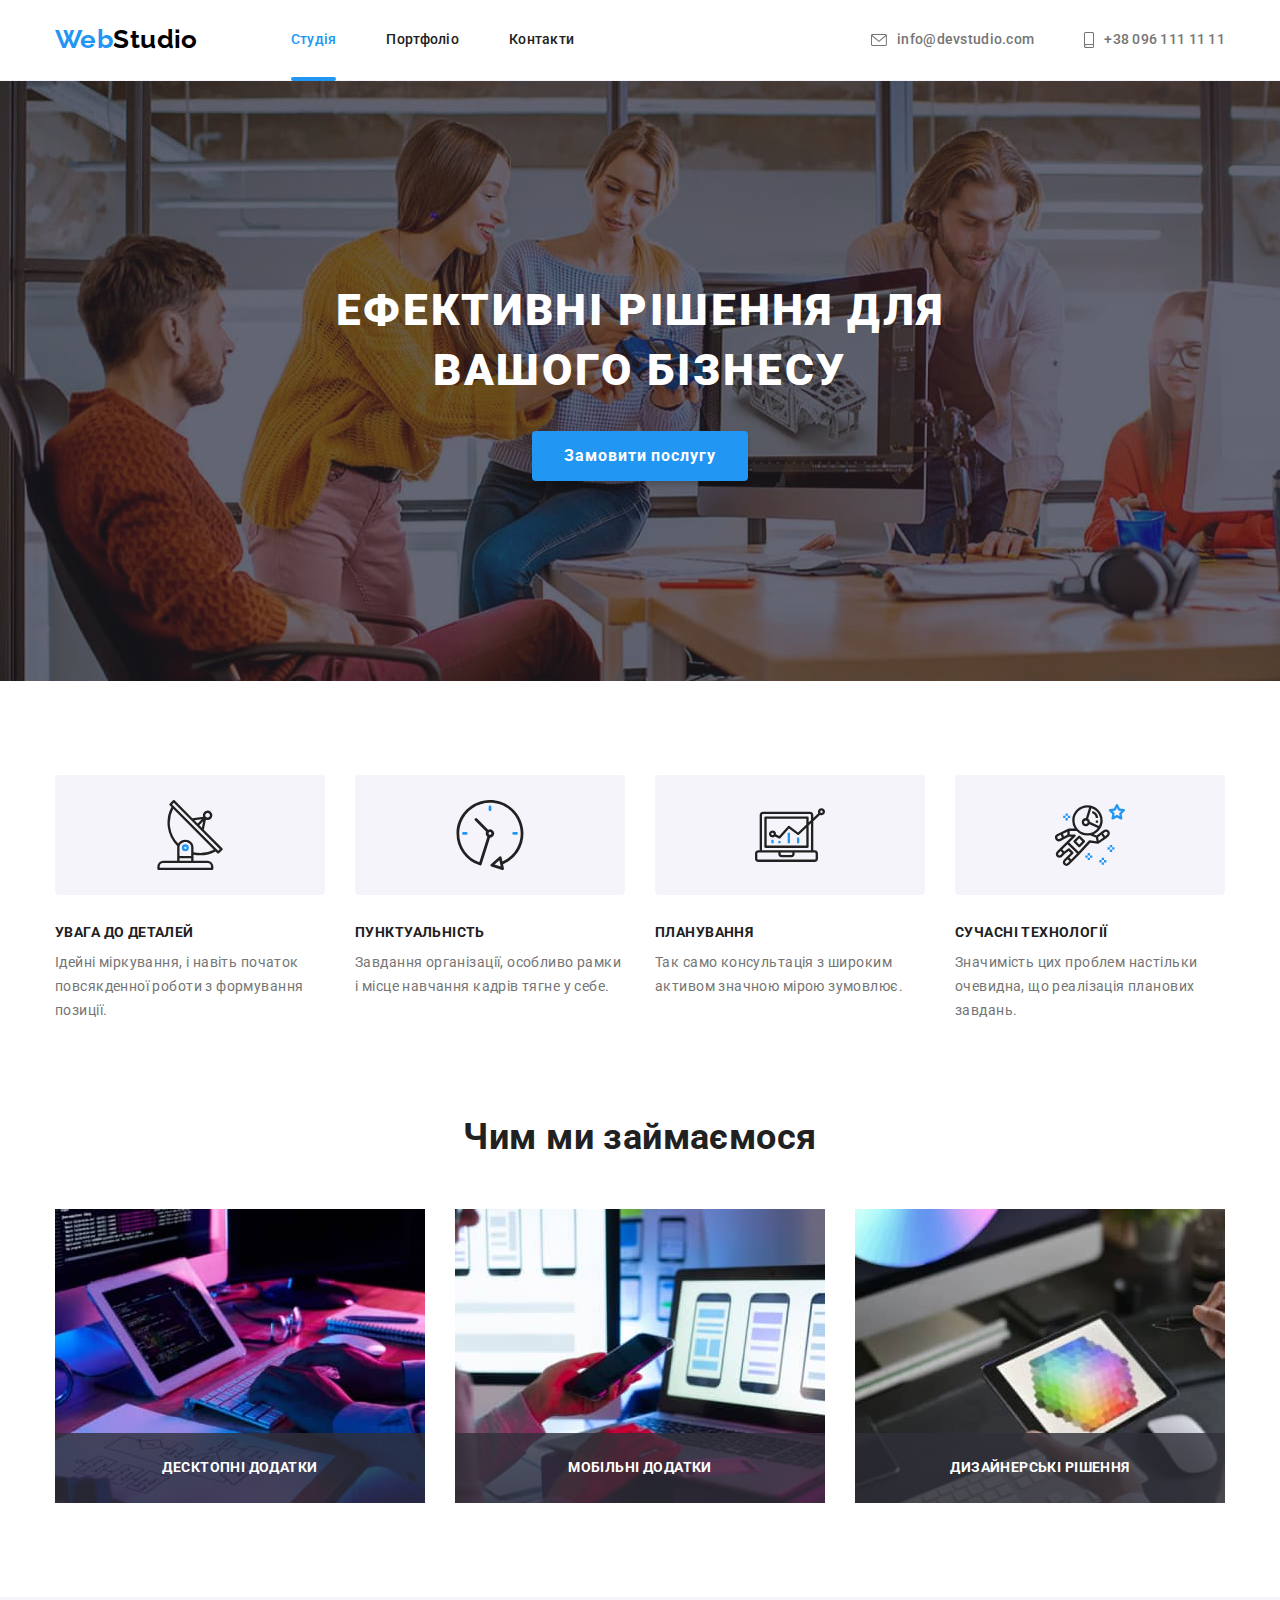
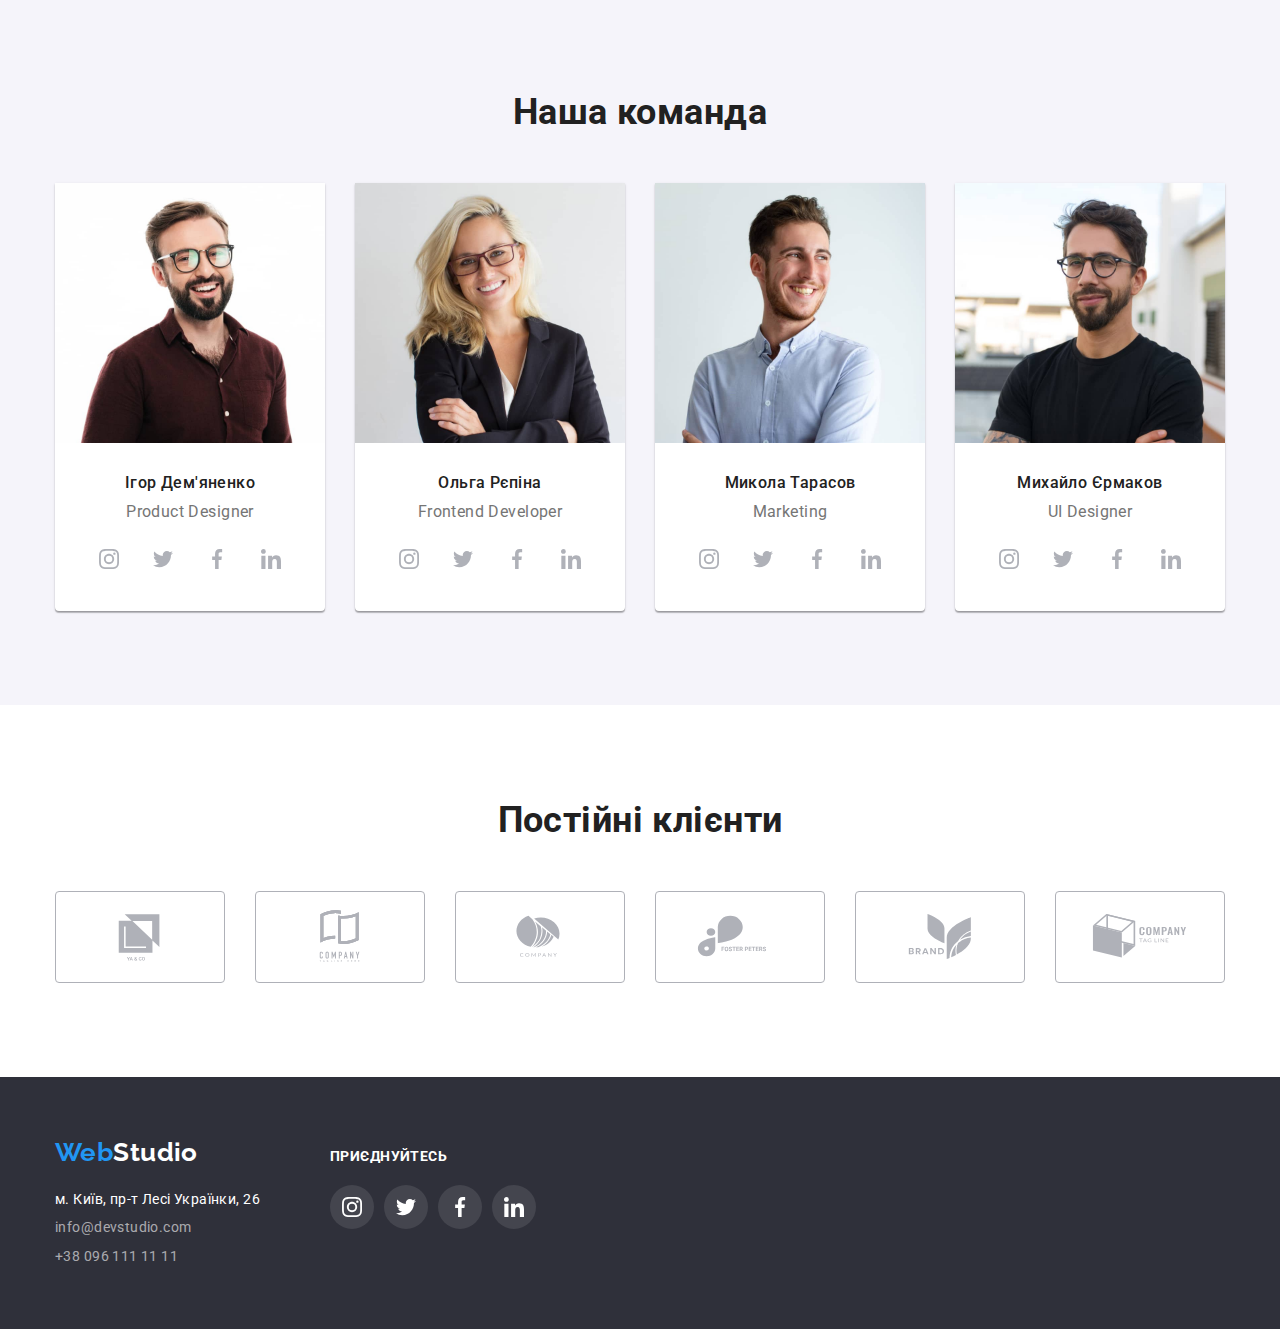
<file: index.html>
<!DOCTYPE html>
<html lang="uk">
  <head>
    <meta charset="UTF-8" />
    <meta http-equiv="X-UA-Compatible" content="IE=edge" />
    <meta name="viewport" content="width=device-width, initial-scale=1.0" />
    <title>Студія</title>
    <link rel="preconnect" href="https://fonts.googleapis.com" />
    <link rel="preconnect" href="https://fonts.gstatic.com" crossorigin />
    <link
      href="https://fonts.googleapis.com/css2?family=Raleway:wght@700&family=Roboto:wght@400;500;700;900&display=swap"
      rel="stylesheet"
    />
    <link
      rel="stylesheet"
      href="https://cdn.jsdelivr.net/npm/modern-normalize@1.1.0/modern-normalize.min.css"
    />
    <link rel="stylesheet" href="./css/styles.css" />
  </head>
  <body>
    <header class="header">
      <div class="container header-container">
        <nav class="navigation">
          <a class="link header-logo" href="./index.html" lang="en"
            ><span class="header-logo-part">Web</span>Studio</a
          >
          <ul class="menu">
            <li class="menu-item">
              <a class="link menu-link current" href="./index.html">Студія</a>
            </li>
            <li class="menu-item">
              <a class="link menu-link" href="./portfolio.html">Портфоліо</a>
            </li>
            <li class="menu-item">
              <a class="link menu-link" href="#">Контакти</a>
            </li>
          </ul>
        </nav>
        <ul class="header-contact-list">
          <li>
            <a
              class="link header-contact-link"
              href="mailto:info@devstudio.com"
            >
              <svg
                leng="en"
                aria-label="envelope icone"
                class="header-contact-icone"
                width="16px"
                height="12px"
              >
                <use href="./images/sprite.svg#icon-envelope"></use>
              </svg>
              <span>info@devstudio.com</span></a
            >
          </li>
          <li>
            <a class="link header-contact-link" href="tel:+380961111111">
              <svg
                leng="en"
                aria-label="smartphone icone"
                class="header-contact-icone"
                width="10px"
                height="16px"
              >
                <use href="./images/sprite.svg#icon-smartphone"></use></svg
              ><span>+38 096 111 11 11</span>
            </a>
          </li>
        </ul>
      </div>
    </header>
    <main>
      <section class="studio-hero">
        <div class="container studio-hero-container">
          <h1 class="studio-hero-headline">
            Ефективні рішення для вашого бізнесу
          </h1>
          <button class="studio-open-modal-btn" type="button" data-modal-open>
            Замовити послугу
          </button>
        </div>
      </section>
      <section class="advantages section">
        <div class="container advantages-container">
          <h2 class="studio-secondary-headline visually-hidden">
            Наші переваги
          </h2>
          <ul class="studio-advantage-items">
            <li>
              <div class="advantage-item">
                <div class="advantage-wrapper">
                  <svg
                    lang="en"
                    aria-label="antenna icon"
                    width="70px"
                    height="70px"
                  >
                    <use href="./images/sprite.svg#icon-antenna-p1"></use>
                  </svg>
                </div>
                <h3 class="studio-advantage-headline">УВАГА ДО ДЕТАЛЕЙ</h3>
                <p class="studio-advantage-text">
                  Ідейні міркування, і навіть початок повсякденної роботи з
                  формування позиції.
                </p>
              </div>
            </li>
            <li>
              <div class="advantage-item">
                <div class="advantage-wrapper">
                  <svg
                    lang="en"
                    aria-label="clock icon"
                    width="70px"
                    height="70px"
                  >
                    <use href="./images/sprite.svg#icon-clock-p2"></use>
                  </svg>
                </div>
                <h3 class="studio-advantage-headline">ПУНКТУАЛЬНІСТЬ</h3>
                <p class="studio-advantage-text">
                  Завдання організації, особливо рамки і місце навчання кадрів
                  тягне у себе.
                </p>
              </div>
            </li>
            <li>
              <div class="advantage-item">
                <div class="advantage-wrapper">
                  <svg
                    lang="en"
                    aria-label="diagram icon"
                    width="70px"
                    height="70px"
                  >
                    <use href="./images/sprite.svg#icon-diagram-p3"></use>
                  </svg>
                </div>
                <h3 class="studio-advantage-headline">ПЛАНУВАННЯ</h3>
                <p class="studio-advantage-text">
                  Так само консультація з широким активом значною мірою
                  зумовлює.
                </p>
              </div>
            </li>
            <li>
              <div class="advantage-item">
                <div class="advantage-wrapper">
                  <svg
                    lang="en"
                    aria-label="astronaut icon"
                    width="70px"
                    height="70px"
                  >
                    <use href="./images/sprite.svg#icon-astronaut-p4"></use>
                  </svg>
                </div>
                <h3 class="studio-advantage-headline">СУЧАСНІ ТЕХНОЛОГІЇ</h3>
                <p class="studio-advantage-text">
                  Значимість цих проблем настільки очевидна, що реалізація
                  планових завдань.
                </p>
              </div>
            </li>
          </ul>
        </div>
      </section>
      <section class="activities section">
        <div class="container activities-container">
          <h2 class="studio-secondary-headline">Чим ми займаємося</h2>
          <ul class="menu-activity-items">
            <li class="activity-item">
              <div class="activities-img-wrapper">
                <img
                  src="./images/box_1.jpg"
                  alt="Написання коду"
                  width="370"
                />
                <p class="activities-overlay">Десктопні додатки</p>
              </div>
            </li>
            <li class="activity-item">
              <div class="activities-img-wrapper">
                <img
                  src="./images/box_2.jpg"
                  alt="Синхронізація з мобільним телефоном"
                  width="370"
                />
                <p class="activities-overlay">Мобільні додатки</p>
              </div>
            </li>
            <li class="activity-item">
              <div class="activities-img-wrapper">
                <img
                  src="./images/box_3.jpg"
                  alt="Робота на планшеті"
                  width="370"
                />
                <p class="activities-overlay">Дизайнерські рішення</p>
              </div>
            </li>
          </ul>
        </div>
      </section>
      <section class="team section">
        <div class="container team-container">
          <h2 class="studio-secondary-headline">Наша команда</h2>
          <ul class="team-members">
            <li class="team-item">
              <img
                class="team-img"
                src="./images/igor_demyanenko-1.jpg"
                alt="Ігор Дем'яненко"
                width="270"
              />
              <div class="team-wrapper">
                <h3 class="studio-team-names-headline">Ігор Дем'яненко</h3>
                <p class="studio-team-positions-text" lang="en">
                  Product Designer
                </p>
                <ul class="social-list">
                  <li class="social-list-item">
                    <a href="" class="social-list-link">
                      <svg
                        lang="en"
                        aria-label="instagram icon"
                        class="social-list-icon"
                      >
                        <use href="./images/sprite.svg#icon-instagram-p1"></use>
                      </svg>
                    </a>
                  </li>
                  <li class="social-list-item">
                    <a href="" class="social-list-link">
                      <svg
                        lang="en"
                        aria-label="twitter icon"
                        class="social-list-icon"
                      >
                        <use href="./images/sprite.svg#icon-twitter-p2"></use>
                      </svg>
                    </a>
                  </li>
                  <li class="social-list-item">
                    <a href="" class="social-list-link">
                      <svg
                        lang="en"
                        aria-label="facebook icon"
                        class="social-list-icon"
                      >
                        <use href="./images/sprite.svg#icon-facebook-p3"></use>
                      </svg>
                    </a>
                  </li>
                  <li class="social-list-item">
                    <a href="" class="social-list-link">
                      <svg
                        lang="en"
                        aria-label="linkedin icon"
                        class="social-list-icon"
                      >
                        <use href="./images/sprite.svg#icon-linkedin-p4"></use>
                      </svg>
                    </a>
                  </li>
                </ul>
              </div>
            </li>
            <li class="team-item">
              <img
                class="team-img"
                src="./images/olga_repina-2.jpg"
                alt="Ольга Рєпіна"
                width="270"
              />
              <div class="team-wrapper">
                <h3 class="studio-team-names-headline">Ольга Рєпіна</h3>
                <p class="studio-team-positions-text" lang="en">
                  Frontend Developer
                </p>
                <ul class="social-list">
                  <li class="social-list-item">
                    <a href="" class="social-list-link">
                      <svg
                        lang="en"
                        aria-label="instagram icon"
                        class="social-list-icon"
                      >
                        <use href="./images/sprite.svg#icon-instagram-p1"></use>
                      </svg>
                    </a>
                  </li>
                  <li class="social-list-item">
                    <a href="" class="social-list-link">
                      <svg
                        lang="en"
                        aria-label="twitter icon"
                        class="social-list-icon"
                      >
                        <use href="./images/sprite.svg#icon-twitter-p2"></use>
                      </svg>
                    </a>
                  </li>
                  <li class="social-list-item">
                    <a href="" class="social-list-link">
                      <svg
                        lang="en"
                        aria-label="facebook icon"
                        class="social-list-icon"
                      >
                        <use href="./images/sprite.svg#icon-facebook-p3"></use>
                      </svg>
                    </a>
                  </li>
                  <li class="social-list-item">
                    <a href="" class="social-list-link">
                      <svg
                        lang="en"
                        aria-label="linkedin icon"
                        class="social-list-icon"
                      >
                        <use href="./images/sprite.svg#icon-linkedin-p4"></use>
                      </svg>
                    </a>
                  </li>
                </ul>
              </div>
            </li>
            <li class="team-item">
              <img
                class="team-img"
                src="./images/mykola_tarasov-3.jpg"
                alt="Микола Тарасов"
                width="270"
              />
              <div class="team-wrapper">
                <h3 class="studio-team-names-headline">Микола Тарасов</h3>
                <p class="studio-team-positions-text" lang="en">Marketing</p>
                <ul class="social-list">
                  <li class="social-list-item">
                    <a href="" class="social-list-link">
                      <svg
                        lang="en"
                        aria-label="instagram icon"
                        class="social-list-icon"
                      >
                        <use href="./images/sprite.svg#icon-instagram-p1"></use>
                      </svg>
                    </a>
                  </li>
                  <li class="social-list-item">
                    <a href="" class="social-list-link">
                      <svg
                        lang="en"
                        aria-label="twitter icon"
                        class="social-list-icon"
                      >
                        <use href="./images/sprite.svg#icon-twitter-p2"></use>
                      </svg>
                    </a>
                  </li>
                  <li class="social-list-item">
                    <a href="" class="social-list-link">
                      <svg
                        lang="en"
                        aria-label="facebook icon"
                        class="social-list-icon"
                      >
                        <use href="./images/sprite.svg#icon-facebook-p3"></use>
                      </svg>
                    </a>
                  </li>
                  <li class="social-list-item">
                    <a href="" class="social-list-link">
                      <svg
                        lang="en"
                        aria-label="linkedin icon"
                        class="social-list-icon"
                      >
                        <use href="./images/sprite.svg#icon-linkedin-p4"></use>
                      </svg>
                    </a>
                  </li>
                </ul>
              </div>
            </li>
            <li class="team-item">
              <img
                class="team-img"
                src="./images/myhaylo_ermakov-4.jpg"
                alt="Михайло Єрмаков"
                width="270"
              />
              <div class="team-wrapper">
                <h3 class="studio-team-names-headline">Михайло Єрмаков</h3>
                <p class="studio-team-positions-text" lang="en">UI Designer</p>
                <ul class="social-list">
                  <li class="social-list-item">
                    <a href="" class="social-list-link">
                      <svg
                        lang="en"
                        aria-label="instagram icon"
                        class="social-list-icon"
                      >
                        <use href="./images/sprite.svg#icon-instagram-p1"></use>
                      </svg>
                    </a>
                  </li>
                  <li class="social-list-item">
                    <a href="" class="social-list-link">
                      <svg
                        lang="en"
                        aria-label="twitter icon"
                        class="social-list-icon"
                      >
                        <use href="./images/sprite.svg#icon-twitter-p2"></use>
                      </svg>
                    </a>
                  </li>
                  <li class="social-list-item">
                    <a href="" class="social-list-link">
                      <svg
                        lang="en"
                        aria-label="facebook icon"
                        class="social-list-icon"
                      >
                        <use href="./images/sprite.svg#icon-facebook-p3"></use>
                      </svg>
                    </a>
                  </li>
                  <li class="social-list-item">
                    <a href="" class="social-list-link">
                      <svg
                        lang="en"
                        aria-label="linkedin icon"
                        class="social-list-icon"
                      >
                        <use href="./images/sprite.svg#icon-linkedin-p4"></use>
                      </svg>
                    </a>
                  </li>
                </ul>
              </div>
            </li>
          </ul>
        </div>
      </section>
      <section class="clients section">
        <div class="container clients-container">
          <h2 class="studio-secondary-headline">Постійні клієнти</h2>
          <ul class="client-list">
            <li>
              <a href="" class="client-link">
                <svg
                  lang="en"
                  aria-label="client icon"
                  class="client-icon-logo"
                >
                  <use href="./images/sprite.svg#icon-logo-c1"></use>
                </svg>
              </a>
            </li>
            <li>
              <a href="" class="client-link">
                <svg
                  lang="en"
                  aria-label="client icon"
                  class="client-icon-logo"
                >
                  <use href="./images/sprite.svg#icon-logo-c2"></use>
                </svg>
              </a>
            </li>
            <li>
              <a href="" class="client-link">
                <svg
                  lang="en"
                  aria-label="client icon"
                  class="client-icon-logo"
                >
                  <use href="./images/sprite.svg#icon-logo-c3"></use>
                </svg>
              </a>
            </li>
            <li>
              <a href="" class="client-link">
                <svg
                  lang="en"
                  aria-label="client icon"
                  class="client-icon-logo"
                >
                  <use href="./images/sprite.svg#icon-logo-c4"></use>
                </svg>
              </a>
            </li>
            <li>
              <a href="" class="client-link">
                <svg
                  lang="en"
                  aria-label="client icon"
                  class="client-icon-logo"
                >
                  <use href="./images/sprite.svg#icon-logo-c5"></use>
                </svg>
              </a>
            </li>
            <li>
              <a href="" class="client-link">
                <svg
                  lang="en"
                  aria-label="client icon"
                  class="client-icon-logo"
                >
                  <use href="./images/sprite.svg#icon-logo-c6"></use>
                </svg>
              </a>
            </li>
          </ul>
        </div>
      </section>
    </main>
    <footer class="footer">
      <div class="container footer-container">
        <div class="footer-address-wrapper">
          <a class="link footer-logo" href="./index.html" lang="en"
            ><span class="footer-logo-part">Web</span>Studio</a
          >
          <address>
            <ul class="footer-contacts">
              <li>
                <a
                  class="link footer-contact-link footer-contact-link-special-color"
                  href="https://www.google.com/maps/d/embed?mid=10uSM3H-mIU3GznYo2szRIEphczw&hl=en_US&ehbc=2E312F"
                  target="_blank"
                  rel="noopener norefferer nofollow"
                  >м. Київ, пр-т Лесі Українки, 26</a
                >
              </li>
              <li>
                <a
                  class="link footer-contact-link"
                  href="mailto:info@devstudio.com"
                  >info@devstudio.com</a
                >
              </li>
              <li>
                <a class="link footer-contact-link" href="tel:+380961111111"
                  >+38 096 111 11 11</a
                >
              </li>
            </ul>
          </address>
        </div>
        <div class="footer-social-wrapper">
          <p class="footer-social-text">приєднуйтесь</p>
          <ul class="footer-social-list">
            <li class="footer-social-list-item">
              <a href="" class="footer-social-list-link">
                <svg
                  lang="en"
                  aria-label="instagram icon"
                  class="footer-social-list-icon"
                >
                  <use href="./images/sprite.svg#icon-instagram-p1"></use>
                </svg>
              </a>
            </li>
            <li class="footer-social-list-item">
              <a href="" class="footer-social-list-link">
                <svg
                  lang="en"
                  aria-label="twitter icon"
                  class="footer-social-list-icon"
                >
                  <use href="./images/sprite.svg#icon-twitter-p2"></use>
                </svg>
              </a>
            </li>
            <li class="footer-social-list-item">
              <a href="" class="footer-social-list-link">
                <svg
                  lang="en"
                  aria-label="facebook icon"
                  class="footer-social-list-icon"
                >
                  <use href="./images/sprite.svg#icon-facebook-p3"></use>
                </svg>
              </a>
            </li>
            <li class="footer-social-list-item">
              <a href="" class="footer-social-list-link">
                <svg
                  lang="en"
                  aria-label="linkedin icon"
                  class="footer-social-list-icon"
                >
                  <use href="./images/sprite.svg#icon-linkedin-p4"></use>
                </svg>
              </a>
            </li>
          </ul>
        </div>
      </div>
    </footer>
    <div class="backdrop is-hidden" data-modal>
      <div class="modal">
        <button type="button" class="studio-close-modal-btn" data-modal-close>
          <svg class="close-modal-icon" width="18" height="18">
            <use href="./images/sprite.svg#icon-close-modal"></use>
          </svg>
        </button>
      </div>
    </div>
    <script src="./js/modal.js"></script>
  </body>
</html>
</file>
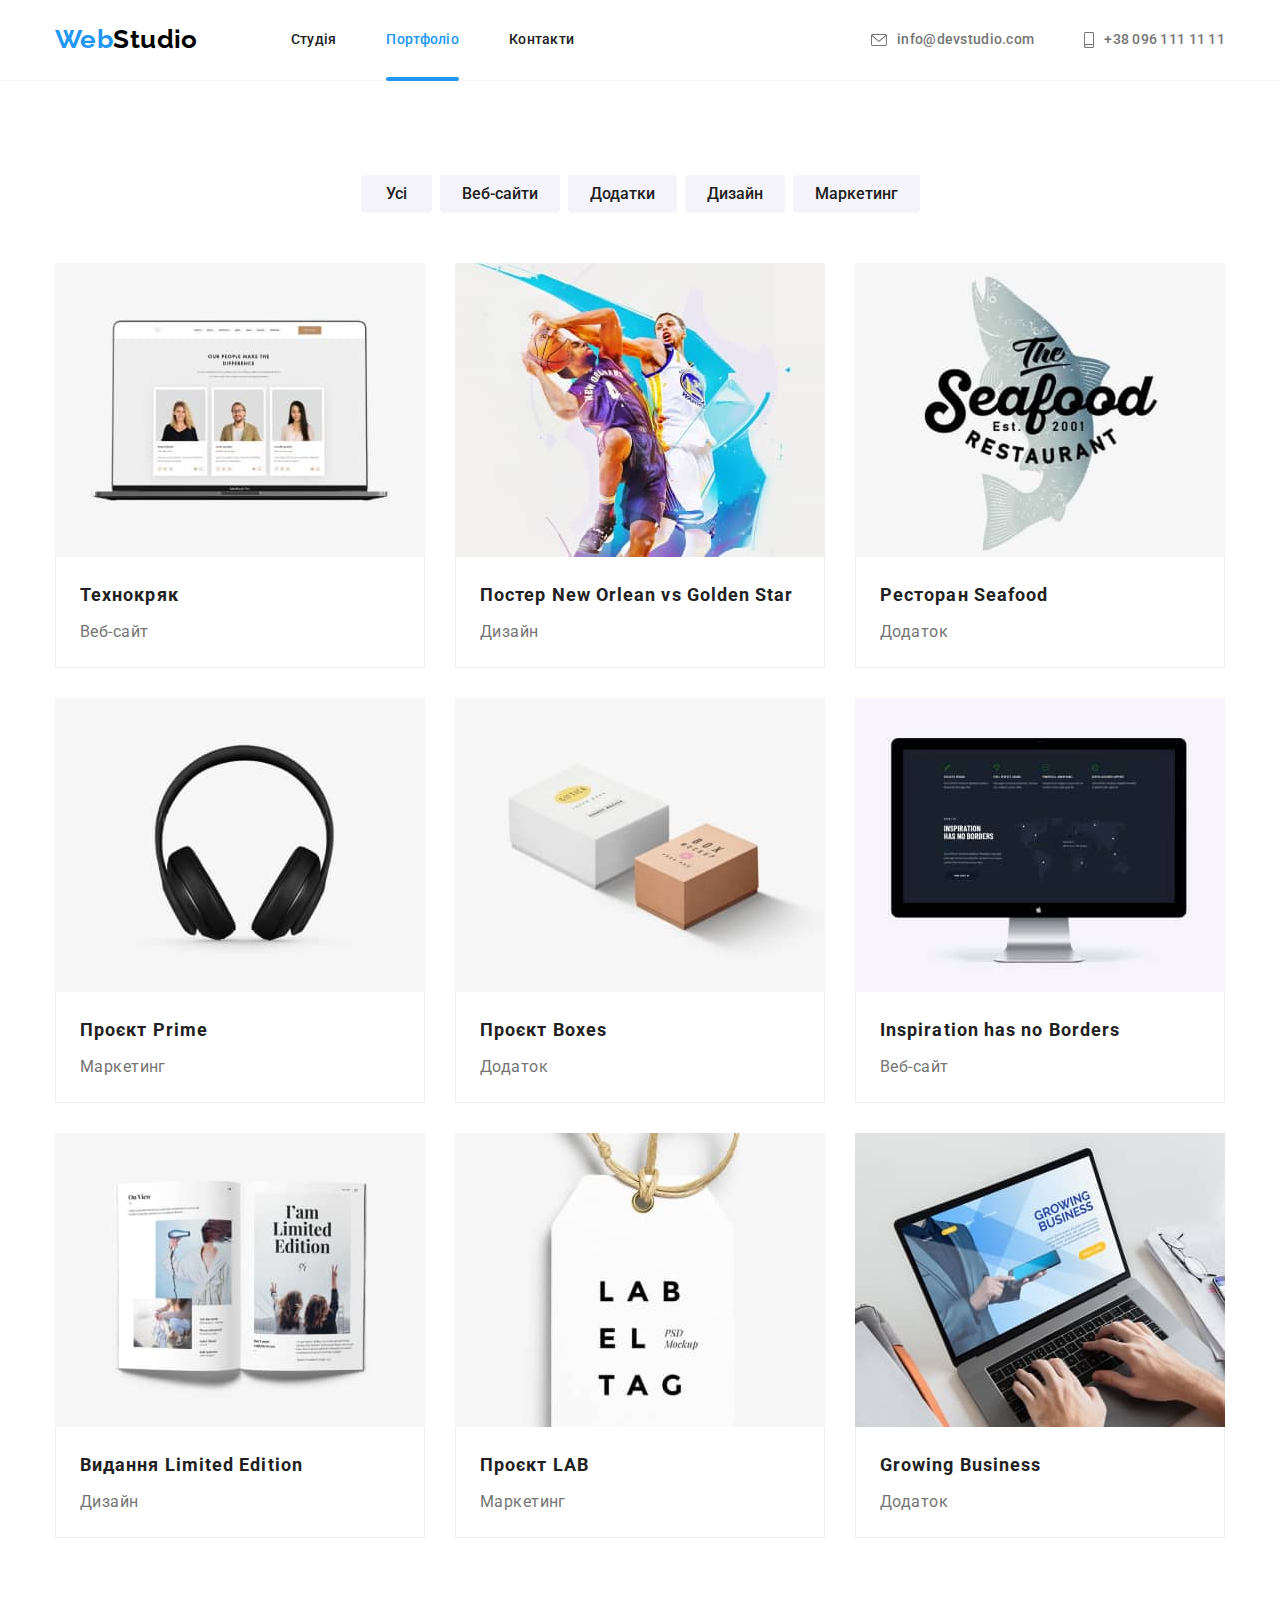
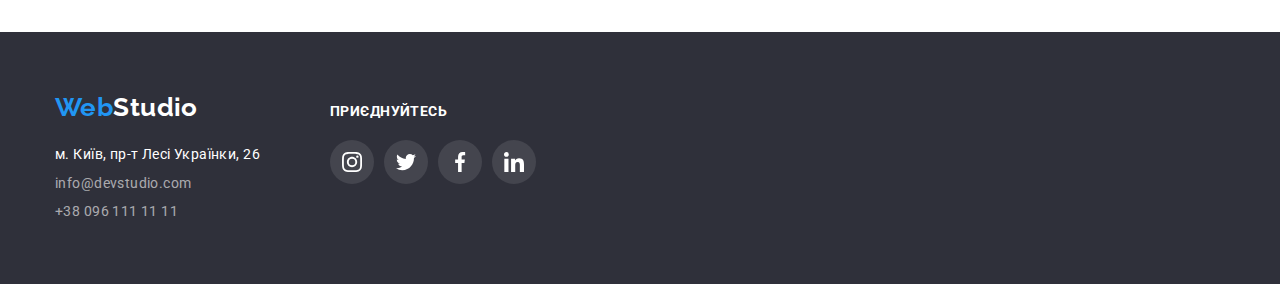
<file: portfolio.html>
<!DOCTYPE html>
<html lang="uk">
  <head>
    <meta charset="UTF-8" />
    <meta http-equiv="X-UA-Compatible" content="IE=edge" />
    <meta name="viewport" content="width=device-width, initial-scale=1.0" />
    <title>Портфоліо</title>
    <link rel="preconnect" href="https://fonts.googleapis.com" />
    <link rel="preconnect" href="https://fonts.gstatic.com" crossorigin />
    <link
      href="https://fonts.googleapis.com/css2?family=Raleway:wght@700&family=Roboto:wght@400;500;700;900&display=swap"
      rel="stylesheet"
    />
    <link
      rel="stylesheet"
      href="https://cdn.jsdelivr.net/npm/modern-normalize@1.1.0/modern-normalize.min.css"
    />
    <link rel="stylesheet" href="./css/styles.css" />
  </head>
  <body>
    <header class="header">
      <div class="container header-container">
        <nav class="navigation">
          <a class="link header-logo" href="./index.html" lang="en"
            ><span class="header-logo-part">Web</span>Studio</a
          >
          <ul class="menu">
            <li class="menu-item">
              <a class="link menu-link" href="./index.html">Студія</a>
            </li>
            <li class="menu-item">
              <a class="link menu-link current" href="./portfolio.html"
                >Портфоліо</a
              >
            </li>
            <li class="menu-item">
              <a class="link menu-link" href="#">Контакти</a>
            </li>
          </ul>
        </nav>
        <ul class="header-contact-list">
          <li>
            <a
              class="link header-contact-link"
              href="mailto:info@devstudio.com"
            >
              <svg
                leng="en"
                aria-label="envelope icone"
                class="header-contact-icone"
                width="16px"
                height="12px"
              >
                <use href="./images/sprite.svg#icon-envelope"></use>
              </svg>
              <span>info@devstudio.com</span></a
            >
          </li>
          <li>
            <a class="link header-contact-link" href="tel:+380961111111">
              <svg
                leng="en"
                aria-label="smartphone icone"
                class="header-contact-icone"
                width="10px"
                height="16px"
              >
                <use href="./images/sprite.svg#icon-smartphone"></use></svg
              ><span>+38 096 111 11 11</span>
            </a>
          </li>
        </ul>
      </div>
    </header>
    <main>
      <section class="portfolio-hero section">
        <div class="container portfolio-hero-container">
          <h1 class="visually-hidden">Портфоліо робіт</h1>
          <ul class="portfolio-menu">
            <li class="portfolio-menu-item">
              <button class="portfolio-menu-btn first-btn" type="button">
                Усі
              </button>
            </li>
            <li class="portfolio-menu-item">
              <button class="portfolio-menu-btn" type="button">
                Веб-сайти
              </button>
            </li>
            <li class="portfolio-menu-item">
              <button class="portfolio-menu-btn" type="button">Додатки</button>
            </li>
            <li class="portfolio-menu-item">
              <button class="portfolio-menu-btn" type="button">Дизайн</button>
            </li>
            <li class="portfolio-menu-item">
              <button class="portfolio-menu-btn" type="button">
                Маркетинг
              </button>
            </li>
          </ul>

          <ul class="porfolio-projects">
            <li class="portfolio-project-item">
              <a class="portfolio-project-link" href="">
                <div class="team-list-img-wrapper">
                  <img
                    src="./images-portfolio/img-1.jpeg"
                    alt="Лептоп"
                    width="370"
                  />
                  <p class="overlay-text">
                    Ресурс пропонує комплексні пропозиції з різним рівнем
                    функціоналу та сервісів. Все це дозволить відвідувачу
                    отримати вичерпні відомості про компанію чи приватну особу.
                  </p>
                </div>
                <div class="portfolio-project-wrapper">
                  <h2 class="portfolio-project-headline">Технокряк</h2>
                  <p class="portfolio-project-text">Веб-сайт</p>
                </div>
              </a>
            </li>
            <li class="portfolio-project-item">
              <a class="portfolio-project-link" href="">
                <div class="team-list-img-wrapper">
                  <img
                    src="./images-portfolio/img-2.jpeg"
                    alt="Баскетболісти"
                    width="370"
                  />
                  <p class="overlay-text">
                    Ресурс пропонує комплексні пропозиції з різним рівнем
                    функціоналу та сервісів. Все це дозволить відвідувачу
                    отримати вичерпні відомості про компанію чи приватну особу.
                  </p>
                </div>
                <div class="portfolio-project-wrapper">
                  <h2 class="portfolio-project-headline">
                    Постер <span lang="en">New Orlean vs Golden Star</span>
                  </h2>
                  <p class="portfolio-project-text">Дизайн</p>
                </div>
              </a>
            </li>
            <li class="portfolio-project-item">
              <a class="portfolio-project-link" href="">
                <div class="team-list-img-wrapper">
                  <img
                    src="./images-portfolio/img-3.jpeg"
                    alt="Ресторан морепродуктів"
                    width="370"
                  />
                  <p class="overlay-text">
                    Ресурс пропонує комплексні пропозиції з різним рівнем
                    функціоналу та сервісів. Все це дозволить відвідувачу
                    отримати вичерпні відомості про компанію чи приватну особу.
                  </p>
                </div>
                <div class="portfolio-project-wrapper">
                  <h2 class="portfolio-project-headline">
                    Ресторан <span lang="en">Seafood</span>
                  </h2>
                  <p class="portfolio-project-text">Додаток</p>
                </div>
              </a>
            </li>
            <li class="portfolio-project-item">
              <a class="portfolio-project-link" href="">
                <div class="team-list-img-wrapper">
                  <img
                    src="./images-portfolio/img-4.jpeg"
                    alt="Навушники"
                    width="370"
                  />
                  <p class="overlay-text">
                    Ресурс пропонує комплексні пропозиції з різним рівнем
                    функціоналу та сервісів. Все це дозволить відвідувачу
                    отримати вичерпні відомості про компанію чи приватну особу.
                  </p>
                </div>
                <div class="portfolio-project-wrapper">
                  <h2 class="portfolio-project-headline">
                    Проєкт <span lang="en">Prime</span>
                  </h2>
                  <p class="portfolio-project-text">Маркетинг</p>
                </div>
              </a>
            </li>
            <li class="portfolio-project-item">
              <a class="portfolio-project-link" href="">
                <div class="team-list-img-wrapper">
                  <img
                    src="./images-portfolio/img-5.jpeg"
                    alt="Дві коробки"
                    width="370"
                  />
                  <p class="overlay-text">
                    Ресурс пропонує комплексні пропозиції з різним рівнем
                    функціоналу та сервісів. Все це дозволить відвідувачу
                    отримати вичерпні відомості про компанію чи приватну особу.
                  </p>
                </div>
                <div class="portfolio-project-wrapper">
                  <h2 class="portfolio-project-headline">
                    Проєкт <span lang="en">Boxes</span>
                  </h2>
                  <p class="portfolio-project-text">Додаток</p>
                </div>
              </a>
            </li>
            <li class="portfolio-project-item">
              <a class="portfolio-project-link" href="">
                <div class="team-list-img-wrapper">
                  <img
                    src="./images-portfolio/img-6.jpeg"
                    alt="Моноблок"
                    width="370"
                  />
                  <p class="overlay-text">
                    Ресурс пропонує комплексні пропозиції з різним рівнем
                    функціоналу та сервісів. Все це дозволить відвідувачу
                    отримати вичерпні відомості про компанію чи приватну особу.
                  </p>
                </div>
                <div class="portfolio-project-wrapper">
                  <h2 class="portfolio-project-headline" lang="en">
                    Inspiration has no Borders
                  </h2>
                  <p class="portfolio-project-text">Веб-сайт</p>
                </div>
              </a>
            </li>
            <li class="portfolio-project-item">
              <a class="portfolio-project-link" href="">
                <div class="team-list-img-wrapper">
                  <img
                    src="./images-portfolio/img-7.jpeg"
                    alt="Розгорнута книга"
                    width="370"
                  />
                  <p class="overlay-text">
                    Ресурс пропонує комплексні пропозиції з різним рівнем
                    функціоналу та сервісів. Все це дозволить відвідувачу
                    отримати вичерпні відомості про компанію чи приватну особу.
                  </p>
                </div>
                <div class="portfolio-project-wrapper">
                  <h2 class="portfolio-project-headline">
                    Видання <span lang="en">Limited Edition</span>
                  </h2>
                  <p class="portfolio-project-text">Дизайн</p>
                </div>
              </a>
            </li>
            <li class="portfolio-project-item">
              <a class="portfolio-project-link" href="">
                <div class="team-list-img-wrapper">
                  <img
                    src="./images-portfolio/img-8.jpeg"
                    alt="Товарний ярлик"
                    width="370"
                  />
                  <p class="overlay-text">
                    Ресурс пропонує комплексні пропозиції з різним рівнем
                    функціоналу та сервісів. Все це дозволить відвідувачу
                    отримати вичерпні відомості про компанію чи приватну особу.
                  </p>
                </div>
                <div class="portfolio-project-wrapper">
                  <h2 class="portfolio-project-headline">
                    Проєкт <span lang="en">LAB</span>
                  </h2>
                  <p class="portfolio-project-text">Маркетинг</p>
                </div>
              </a>
            </li>
            <li class="portfolio-project-item">
              <a class="portfolio-project-link" href="">
                <div class="team-list-img-wrapper">
                  <img
                    src="./images-portfolio/img-9.jpeg"
                    alt="Руки на лептопі"
                    width="370"
                  />
                  <p class="overlay-text">
                    Ресурс пропонує комплексні пропозиції з різним рівнем
                    функціоналу та сервісів. Все це дозволить відвідувачу
                    отримати вичерпні відомості про компанію чи приватну особу.
                  </p>
                </div>
                <div class="portfolio-project-wrapper">
                  <h2 class="portfolio-project-headline" lang="en">
                    Growing Business
                  </h2>
                  <p class="portfolio-project-text">Додаток</p>
                </div>
              </a>
            </li>
          </ul>
        </div>
      </section>
    </main>
    <footer class="footer">
      <div class="container footer-container">
        <div class="footer-address-wrapper">
          <a class="link footer-logo" href="./index.html" lang="en"
            ><span class="footer-logo-part">Web</span>Studio</a
          >
          <address>
            <ul class="footer-contacts">
              <li>
                <a
                  class="link footer-contact-link footer-contact-link-special-color"
                  href="https://www.google.com/maps/d/embed?mid=10uSM3H-mIU3GznYo2szRIEphczw&hl=en_US&ehbc=2E312F"
                  target="_blank"
                  rel="noopener norefferer nofollow"
                  >м. Київ, пр-т Лесі Українки, 26</a
                >
              </li>
              <li>
                <a
                  class="link footer-contact-link"
                  href="mailto:info@devstudio.com"
                  >info@devstudio.com</a
                >
              </li>
              <li>
                <a class="link footer-contact-link" href="tel:+380961111111"
                  >+38 096 111 11 11</a
                >
              </li>
            </ul>
          </address>
        </div>
        <div class="footer-social-wrapper">
          <p class="footer-social-text">приєднуйтесь</p>
          <ul class="footer-social-list">
            <li class="footer-social-list-item">
              <a href="" class="footer-social-list-link">
                <svg
                  lang="en"
                  aria-label="instagram icon"
                  class="footer-social-list-icon"
                >
                  <use href="./images/sprite.svg#icon-instagram-p1"></use>
                </svg>
              </a>
            </li>
            <li class="footer-social-list-item">
              <a href="" class="footer-social-list-link">
                <svg
                  lang="en"
                  aria-label="twitter icon"
                  class="footer-social-list-icon"
                >
                  <use href="./images/sprite.svg#icon-twitter-p2"></use>
                </svg>
              </a>
            </li>
            <li class="footer-social-list-item">
              <a href="" class="footer-social-list-link">
                <svg
                  lang="en"
                  aria-label="facebook icon"
                  class="footer-social-list-icon"
                >
                  <use href="./images/sprite.svg#icon-facebook-p3"></use>
                </svg>
              </a>
            </li>
            <li class="footer-social-list-item">
              <a href="" class="footer-social-list-link">
                <svg
                  lang="en"
                  aria-label="linkedin icon"
                  class="footer-social-list-icon"
                >
                  <use href="./images/sprite.svg#icon-linkedin-p4"></use>
                </svg>
              </a>
            </li>
          </ul>
        </div>
      </div>
    </footer>
  </body>
</html>
</file>
<file: css/styles.css>
:root {
  --font-family-primary: Roboto, sans-serif;
  --font-family-secondary: Raleway, sans-serif;
  --text-light-theme-primary-color: #212121;
  --text-light-theme-secondary-color: #757575;
  --text-dark-theme-primary-color: #ffffff;
  --text-footer-contact-color: rgba(255, 255, 255, 0.6);
  --background-primary-color: #2f303a;
  --background-secondary-color: #ffffff;
  --background-menu-color: #f5f4fa;
  --logo-accent-color: #2196f3;
  --logo-secondary-color: #000000;
  --header-line-color: #f5f4fa;
  --icon-color: #afb1b8;
  --icon-bg-color: rgba(255, 255, 255, 0.1);
  --transition-duration-function: 250ms cubic-bezier(0.4, 0, 0.2, 1);
}

body {
  font-family: var(--font-family-primary);
  color: var(--text-light-theme-primary-color);
  font-size: 14px;
  letter-spacing: 0.03em;
  background-color: var(--background-secondary-color);
}

h1,
h2,
h3,
h4,
p {
  margin-top: 0;
  margin-bottom: 0;
}

ul {
  list-style: none;
  margin-top: 0;
  margin-bottom: 0;
  padding-left: 0;
}

img {
  display: block;
}

button {
  border: none;
}

.link {
  text-decoration: none;
}

/* ==================== COMPONENTS ==================== */
.container {
  width: 1200px;
  margin-left: auto;
  margin-right: auto;
  padding-left: 15px;
  padding-right: 15px;
}

.section {
  padding-top: 94px;
  padding-bottom: 94px;
}

.studio-secondary-headline {
  margin-bottom: 50px;
}
/* ==================== /COMPONENTS ==================== */

/* =========== Студія-сторінка - Header ============= */

.link.menu-link.current {
  color: var(--logo-accent-color);
}

.header-logo {
  font-family: var(--font-family-secondary);
  font-weight: 700;
  font-size: 26px;
  line-height: 1.19;
  color: var(--logo-secondary-color);
  margin-right: 93px;
  padding-top: 24px;
  padding-bottom: 25px;
}

.header-logo-part {
  color: var(--logo-accent-color);
}

.menu-link {
  font-weight: 500;
  line-height: 1.14;
  letter-spacing: 0.02em;
  color: inherit;
  transition: color var(--transition-duration-function);
}

.menu-link:hover,
.menu-link:focus {
  color: var(--logo-accent-color);
}

.header-contact-link {
  font-weight: 500;
  line-height: 1.14;
  letter-spacing: 0.02em;
  color: var(--text-light-theme-secondary-color);
}

/*====== Header-Flex == */
.header {
  background-color: var(--background-secondary-color);
  border-bottom: 1px solid var(--header-line-color);
}

.header-container {
  display: flex;
  align-items: center;
}

.navigation {
  display: flex;
  align-items: center;
}

.menu {
  display: flex;
  align-items: center;
  column-gap: 50px;
}

.header-contact-list {
  display: flex;
  align-items: center;
  column-gap: 50px;
  margin-left: auto;
}

.header-contact-link {
  display: flex;
  align-items: center;
  column-gap: 10px;
  transition: color var(--transition-duration-function);
}

.header-contact-icone {
  fill: var(--text-light-theme-secondary-color);
  transition: fill var(--transition-duration-function);
}

.header-contact-link:hover,
.header-contact-link:focus {
  color: var(--logo-accent-color);
}

.header-contact-link:hover .header-contact-icone,
.header-contact-link:focus .header-contact-icone {
  fill: var(--logo-accent-color);
}
/* =========== /Студія-сторінка - Header ============= */

/* =========== Студія-сторінка - Hero ============= */

.studio-open-modal-btn {
  font-family: inherit;
  font-weight: 700;
  font-size: 16px;
  line-height: 1.88;
  display: flex;
  align-items: center;
  text-align: center;
  letter-spacing: 0.06em;
  background-color: var(--logo-accent-color);
  color: var(--text-dark-theme-primary-color);
  cursor: pointer;
  padding: 10px 32px;
  box-shadow: 0px 4px 4px rgba(0, 0, 0, 0.15);
  border-radius: 4px;
  transition: background-color var(--transition-duration-function),
    color var(--transition-duration-function);
}

.studio-open-modal-btn:hover,
.studio-open-modal-btn:focus {
  background-color: var(--text-dark-theme-primary-color);
  color: var(--logo-accent-color);
}

.studio-hero {
  max-width: 1600px;
  background: var(--background-primary-color);
  background-image: linear-gradient(
      rgba(47, 48, 58, 0.4),
      rgba(47, 48, 58, 0.4)
    ),
    url(../images/bg-hero.jpg);
  background-size: cover;
  margin-left: auto;
  margin-right: auto;
  padding-top: 200px;
  padding-bottom: 200px;
}

.studio-hero-container {
  display: flex;
  align-items: center;
  flex-direction: column;
}

.studio-hero-headline {
  font-weight: 900;
  font-size: 44px;
  line-height: 1.36;
  text-align: center;
  letter-spacing: 0.06em;
  text-transform: uppercase;
  color: var(--text-dark-theme-primary-color);
  width: 696px;
  margin-bottom: 30px;
}
/* =========== /Студія-сторінка - Hero ============= */

/* =========== Студія-сторінка - Advantages ============= */

.advantages {
  background-color: var(--background-secondary-color);
}

.advantages-container {
  display: flex;
  flex-direction: column;
}

.studio-secondary-headline {
  font-weight: 700;
  font-size: 36px;
  line-height: 1.17;
  text-align: center;
}

.studio-advantage-items {
  display: flex;
  justify-content: space-between;
}

.advantage-item {
  width: 270px;
}

.studio-advantage-headline {
  font-weight: 700;
  font-size: 14px;
  line-height: 1.14;
  text-transform: uppercase;
  margin-bottom: 10px;
}

.studio-advantage-text {
  line-height: 1.71;
  color: var(--text-light-theme-secondary-color);
}

.advantage-wrapper {
  display: flex;
  justify-content: center;
  align-items: center;
  width: 270px;
  height: 120px;
  background-color: var(--background-menu-color);
  border-radius: 4px;
  margin-bottom: 30px;
}
/* =========== /Студія-сторінка - Advantages ============= */

/* =========== Студія-сторінка - Activities ============= */
.activities {
  background-color: var(--background-secondary-color);
  padding-top: 0;
}

.activities-container {
  display: flex;
  flex-direction: column;
}

.menu-activity-items {
  display: flex;
  justify-content: space-between;
}

.activities-img-wrapper {
  position: relative;
}

.activities-overlay {
  display: flex;
  position: absolute;
  bottom: 0%;
  left: 0%;
  z-index: 100;
  width: 100%;
  height: 70px;
  font-weight: 700;
  font-size: 14px;
  line-height: 1.14;
  align-items: center;
  justify-content: center;
  text-transform: uppercase;
  color: var(--text-dark-theme-primary-color);
  background-color: rgba(47, 48, 58, 0.8);
}

/* =========== /Студія-сторінка - Activities ============= */

/* =========== Студія-сторінка - Team ============= */
.team {
  background-color: var(--background-menu-color);
}

.team-wrapper {
  padding-top: 30px;
  padding-bottom: 30px;
}

.team-members {
  display: flex;
  justify-content: space-between;
}

.team-item {
  background-color: var(--background-secondary-color);
  box-shadow: 0px 1px 3px rgba(0, 0, 0, 0.12), 0px 1px 1px rgba(0, 0, 0, 0.14),
    0px 2px 1px rgba(0, 0, 0, 0.2);
  border-radius: 0px 0px 4px 4px;
}

.studio-team-names-headline {
  margin-bottom: 10px;
}

.studio-team-names-headline {
  font-weight: 500;
  font-size: 16px;
  line-height: 1.19;
  text-align: center;
}

.studio-team-positions-text {
  font-size: 16px;
  line-height: 1.19;
  text-align: center;
  color: var(--text-light-theme-secondary-color);
  margin-bottom: 16px;
}

.social-list {
  display: flex;
  justify-content: center;
  column-gap: 10px;
}

.social-list-link {
  display: flex;
  justify-content: center;
  align-items: center;
  width: 44px;
  height: 44px;
  border-radius: 50%;
  background-color: var(--background-secondary-color);
  transition: background-color var(--transition-duration-function);
}

.social-list-link:hover,
.social-list-link:focus {
  background-color: var(--logo-accent-color);
}

.social-list-icon {
  width: 20px;
  height: 20px;
  fill: var(--icon-color);
  transition: fill var(--transition-duration-function);
}

.social-list-link:hover .social-list-icon,
.social-list-link:focus .social-list-icon {
  fill: var(--text-dark-theme-primary-color);
}

/* =========== /Студія-сторінка - Team ============= */
/* =========== /Студія-сторінка - Clients ============= */
.clients {
  background-color: var(--background-secondary-color);
}

.client-list {
  display: flex;
  justify-content: space-between;
}

.client-link {
  display: flex;
  justify-content: center;
  align-items: center;
  width: 170px;
  height: 92px;
  border: 1px solid var(--icon-color);
  border-radius: 4px;
  transition: border var(--transition-duration-function);
}

.client-link:hover,
.client-link:focus {
  border: 1px solid var(--logo-accent-color);
}

.client-icon-logo {
  width: 106px;
  height: 60px;
  fill: var(--icon-color);
  transition: fill var(--transition-duration-function);
}

.client-link:hover .client-icon-logo,
.client-link:focus .client-icon-logo {
  fill: var(--logo-accent-color);
}

/* =========== /Студія-сторінка - Clients ============= */
/* =========== Студія-сторінка - Footer ============= */

.footer-logo {
  font-family: var(--font-family-secondary);
  font-weight: 700;
  font-size: 26px;
  line-height: 1.19;
  color: var(--text-dark-theme-primary-color);
}

.footer-logo-part {
  color: var(--logo-accent-color);
}

.footer {
  background: var(--background-primary-color);
  padding-top: 60px;
  padding-bottom: 60px;
}

.footer-contact-link {
  font-style: normal;
  line-height: 1.71;
  color: var(--text-footer-contact-color);
  transition: color var(--transition-duration-function);
}

.footer-contact-link:hover,
.footer-contact-link:focus {
  color: var(--logo-accent-color);
}

.footer-contact-link-special-color {
  color: var(--text-dark-theme-primary-color);
}

.footer-logo {
  display: block;
  margin-bottom: 20px;
}

.footer-contacts {
  height: 81px;
  display: flex;
  flex-direction: column;
  justify-content: space-between;
}

.footer-social-text {
  color: var(--text-dark-theme-primary-color);
}

.footer-social-list {
  display: flex;
  column-gap: 10px;
  margin-bottom: 30px;
}

.footer-social-list-link {
  display: flex;
  justify-content: center;
  align-items: center;
  width: 44px;
  height: 44px;
  border-radius: 50%;
  background-color: var(--icon-bg-color);
  transition: background-color var(--transition-duration-function);
}

.footer-social-list-link:hover,
.footer-social-list-link:focus {
  background-color: var(--logo-accent-color);
}

.footer-social-list-icon {
  width: 20px;
  height: 20px;
  fill: var(--text-dark-theme-primary-color);
  transition: fill var(--transition-duration-function);
}

.footer-social-list-link:hover .social-list-icon,
.footer-social-list-link:focus .social-list-icon {
  fill: var(--logo-accent-color);
}

.footer-container {
  display: flex;
  align-items: baseline;
  column-gap: 70px;
}

.footer-social-text {
  font-weight: 700;
  font-size: 14px;
  line-height: 1.14;
  text-transform: uppercase;
  margin-bottom: 20px;
}
/* =========== /Студія-сторінка - Footer ============= */

/* =========== /Студія-Модальне вікно ============= */
.backdrop {
  position: fixed;
  top: 0%;
  left: 0%;
  z-index: 100;
  width: 100%;
  height: 100%;
  background-color: rgba(0, 0, 0, 0.2);
  transition: opacity 500ms ease-out, visibility 500ms ease-out;
}

.backdrop.is-hidden {
  opacity: 0;
  visibility: hidden;
  pointer-events: none;
}

.modal {
  position: absolute;
  top: 50%;
  left: 50%;
  transform: translate(-50%, -50%);
  width: 528px;
  height: 581px;
  background-color: var(--background-secondary-color);
}

.studio-close-modal-btn {
  position: absolute;
  top: 8px;
  right: 8px;
  display: flex;
  justify-content: center;
  align-items: center;
  width: 30px;
  height: 30px;
  border-radius: 50%;
  border: 1px solid rgba(0, 0, 0, 0.1);
  background-color: transparent;
  fill: var(--logo-secondary-color);
  cursor: pointer;
}
/* =========== /Студія-сторінка ============= */

/* ========== Портфоліо-сторінка - =============*/

.portfolio-hero {
  background-color: var(--background-secondary-color);
}

.portfolio-menu {
  display: flex;
  justify-content: center;
  column-gap: 8px;
  margin-bottom: 50px;
}

.portfolio-menu-btn {
  font-family: inherit;
  font-weight: 500;
  font-size: 16px;
  line-height: 1.63;
  text-align: center;
  background-color: var(--background-menu-color);
  color: inherit;
  cursor: pointer;
  border-radius: 4px;
  padding: 6px 22px;
  transition: background-color var(--transition-duration-function),
    color var(--transition-duration-function),
    box-shadow var(--transition-duration-function);
}

.portfolio-menu-btn:hover,
.portfolio-menu-btn:focus {
  background-color: var(--logo-accent-color);
  color: var(--text-dark-theme-primary-color);
  box-shadow: 0px 3px 1px rgba(0, 0, 0, 0.1), 0px 1px 2px rgba(0, 0, 0, 0.08),
    0px 2px 2px rgba(0, 0, 0, 0.12);
}

.first-btn {
  padding: 6px 25px;
}

.porfolio-projects {
  display: flex;
  flex-wrap: wrap;
  gap: 30px;
}

.portfolio-project-link {
  display: block;
  text-decoration: none;
  transition: box-shadow var(--transition-duration-function);
}

.portfolio-project-link:hover,
.portfolio-project-link:focus {
  box-shadow: 0px 1px 1px rgba(0, 0, 0, 0.12), 0px 4px 4px rgba(0, 0, 0, 0.06),
    1px 4px 6px rgba(0, 0, 0, 0.16);
}

.portfolio-project-wrapper {
  border: 1px solid #eeeeee;
  border-top: none;
  padding: 20px 24px;
}

.portfolio-project-headline {
  font-weight: 700;
  font-size: 18px;
  line-height: 2;
  letter-spacing: 0.06em;
  margin-bottom: 4px;
  color: var(--text-light-theme-primary-color);
}

.portfolio-project-text {
  font-size: 16px;
  line-height: 1.88;
  color: var(--text-light-theme-secondary-color);
}

/* ========== /Портфоліо-сторінка - =============*/

.visually-hidden {
  position: absolute;
  white-space: nowrap;
  width: 1px;
  height: 1px;
  overflow: hidden;
  border: 0;
  padding: 0;
  clip: rect(0 0 0 0);
  clip-path: inset(50%);
  margin: -1px;
}

.team-list-img-wrapper {
  position: relative;
  overflow: hidden;
}

.overlay-text {
  position: absolute;
  top: 0;
  left: 0;
  width: 100%;
  height: 100%;
  font-size: 18px;
  line-height: 1.56;
  color: var(--text-dark-theme-primary-color);
  background-color: rgba(33, 150, 243, 0.9);
  padding: 63px 24px;
  overflow: auto;
  transform: translateY(100%);
  transition: transform var(--transition-duration-function);
}

.portfolio-project-link:hover .overlay-text,
.portfolio-project-link:focus .overlay-text {
  transform: translateY(0%);
}

.menu-item {
  position: relative;
}

.menu .menu-link.current::after {
  content: "";
  display: block;
  position: absolute;
  bottom: -33px;
  left: 0;
  width: 100%;
  height: 4px;
  border-radius: 2px;
  background-color: var(--logo-accent-color);
}
</file>
